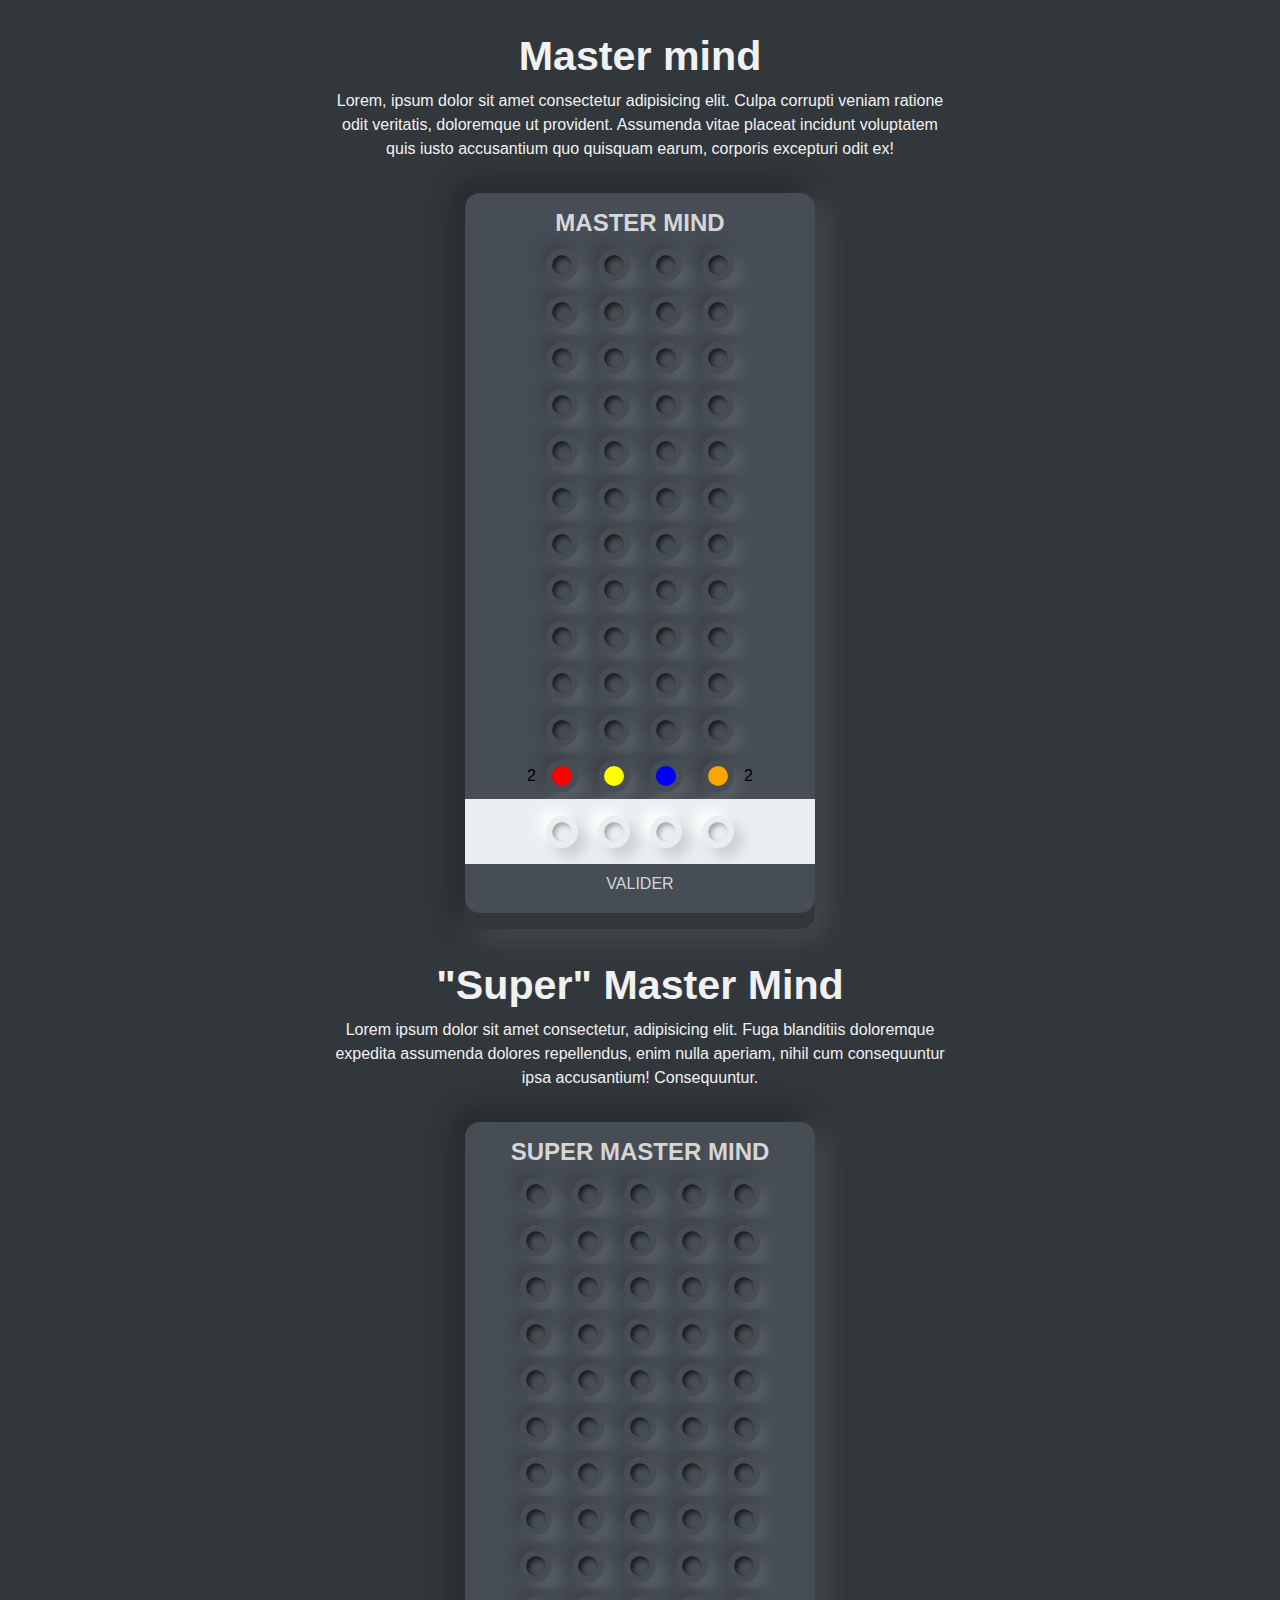
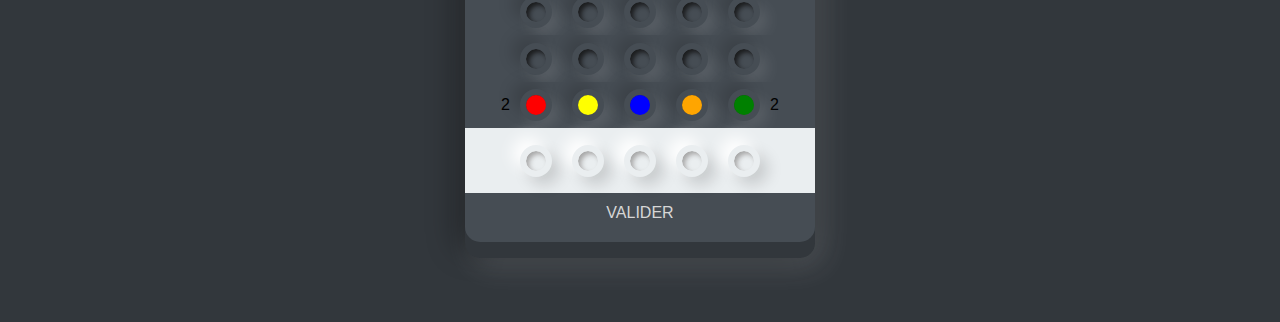
<file: mastermind/index.html>
<!DOCTYPE html>
<html lang="en">
  <head>
    <meta charset="UTF-8" />
    <meta http-equiv="X-UA-Compatible" content="IE=edge" />
    <meta name="viewport" content="width=device-width, initial-scale=1.0" />
    <title>Mastermind</title>
    <link rel="stylesheet" href="../style.css" />
    <link rel="stylesheet" href="style.css" />
    <script src="app.js" defer></script>
  </head>
  <body>
    <main class="main">
      <section class="container text-center">
        <h1 class="fs-1">Master mind</h1>
        <p class="description">
         Lorem, ipsum dolor sit amet consectetur adipisicing elit. Culpa corrupti veniam ratione odit veritatis, doloremque ut provident. Assumenda vitae placeat incidunt voluptatem quis iusto accusantium quo quisquam earum, corporis excepturi odit ex!
        </p>
        <div class="codificator">
          <!-- <div class="overlay"></div> -->
          <h2 class="head text-muted">MASTER MIND</h2>
          <div class="playground">
            <div id="secret">
                <span></span>
                <span></span>
                <span></span>
                <span></span>
            </div>
            <div class="egg">
              <span></span>
              <span></span>
              <span></span>
              <span></span>
            </div>
            <div class="egg">
              <span></span>
              <span></span>
              <span></span>
              <span></span>
            </div>
            <div class="egg">
              <span></span>
              <span></span>
              <span></span>
              <span></span>
            </div>
            <div class="egg">
              <span></span>
              <span></span>
              <span></span>
              <span></span>
            </div>
            <div class="egg">
              <span></span>
              <span></span>
              <span></span>
              <span></span>
            </div>
            <div class="egg">
              <span></span>
              <span></span>
              <span></span>
              <span></span>
            </div>
            <div class="egg">
              <span></span>
              <span></span>
              <span></span>
              <span></span>
            </div>
            <div class="egg">
              <span></span>
              <span></span>
              <span></span>
              <span></span>
            </div>
            <div class="egg">
              <span></span>
              <span></span>
              <span></span>
              <span></span>
            </div>
            <div class="egg">
              <span></span>
              <span></span>
              <span></span>
              <span></span>
            </div>
            <div class="egg">
              <span></span>
              <span></span>
              <span></span>
              <span></span>
            </div>
              <div class="egg">
                <div>2</div>
                <span style="--color: red"></span>
                <span style="--color: yellow"></span>
                <span style="--color: blue"></span>
                <span style="--color: orange"></span>
                <div>2</div>
              </div>
            <div id="decoder">
              <span></span>
              <span></span>
              <span></span>
              <span></span>
            </div>
          </div>
          <p class="foot text-muted">VALIDER</p>
        </div>
      </section>
      <section class="container text-center">
        <h1 class="fs-1">"Super" Master Mind</h1>
        <p class="description">
          Lorem ipsum dolor sit amet consectetur, adipisicing elit. Fuga blanditiis doloremque expedita assumenda dolores repellendus, enim nulla aperiam, nihil cum consequuntur ipsa accusantium! Consequuntur.
        </p>
        <div class="codificator">
          <!-- <div class="overlay"></div> -->
          <h2 class="head text-muted">SUPER MASTER MIND</h2>
          <div class="playground">
            <div id="secret">
                <span></span>
                <span></span>
                <span></span>
                <span></span>
                <span></span>
            </div>
            <div class="egg">
              <span></span>
              <span></span>
              <span></span>
              <span></span>
              <span></span>
            </div>
            <div class="egg">
              <span></span>
              <span></span>
              <span></span>
              <span></span>
              <span></span>
            </div>
            <div class="egg">
              <span></span>
              <span></span>
              <span></span>
              <span></span>
              <span></span>
            </div>
            <div class="egg">
              <span></span>
              <span></span>
              <span></span>
              <span></span>
              <span></span>
            </div>
            <div class="egg">
              <span></span>
              <span></span>
              <span></span>
              <span></span>
              <span></span>
            </div>
            <div class="egg">
              <span></span>
              <span></span>
              <span></span>
              <span></span>
              <span></span>
            </div>
            <div class="egg">
              <span></span>
              <span></span>
              <span></span>
              <span></span>
              <span></span>
            </div>
            <div class="egg">
              <span></span>
              <span></span>
              <span></span>
              <span></span>
              <span></span>
            </div>
            <div class="egg">
              <span></span>
              <span></span>
              <span></span>
              <span></span>
              <span></span>
            </div>
            <div class="egg">
              <span></span>
              <span></span>
              <span></span>
              <span></span>
              <span></span>
            </div>
            <div class="egg">
              <span></span>
              <span></span>
              <span></span>
              <span></span>
              <span></span>
            </div>
              <div class="egg">
                <div>2</div>
                <span style="--color: red"></span>
                <span style="--color: yellow"></span>
                <span style="--color: blue"></span>
                <span style="--color: orange"></span>
                <span style="--color: green"></span>
                <div>2</div>
              </div>
            <div id="decoder">
              <span></span>
              <span></span>
              <span></span>
              <span></span>
              <span></span>
            </div>
          </div>
          <p class="foot text-muted">VALIDER</p>
        </div>
      </section>
    </main>
  </body>
</html>
</file>
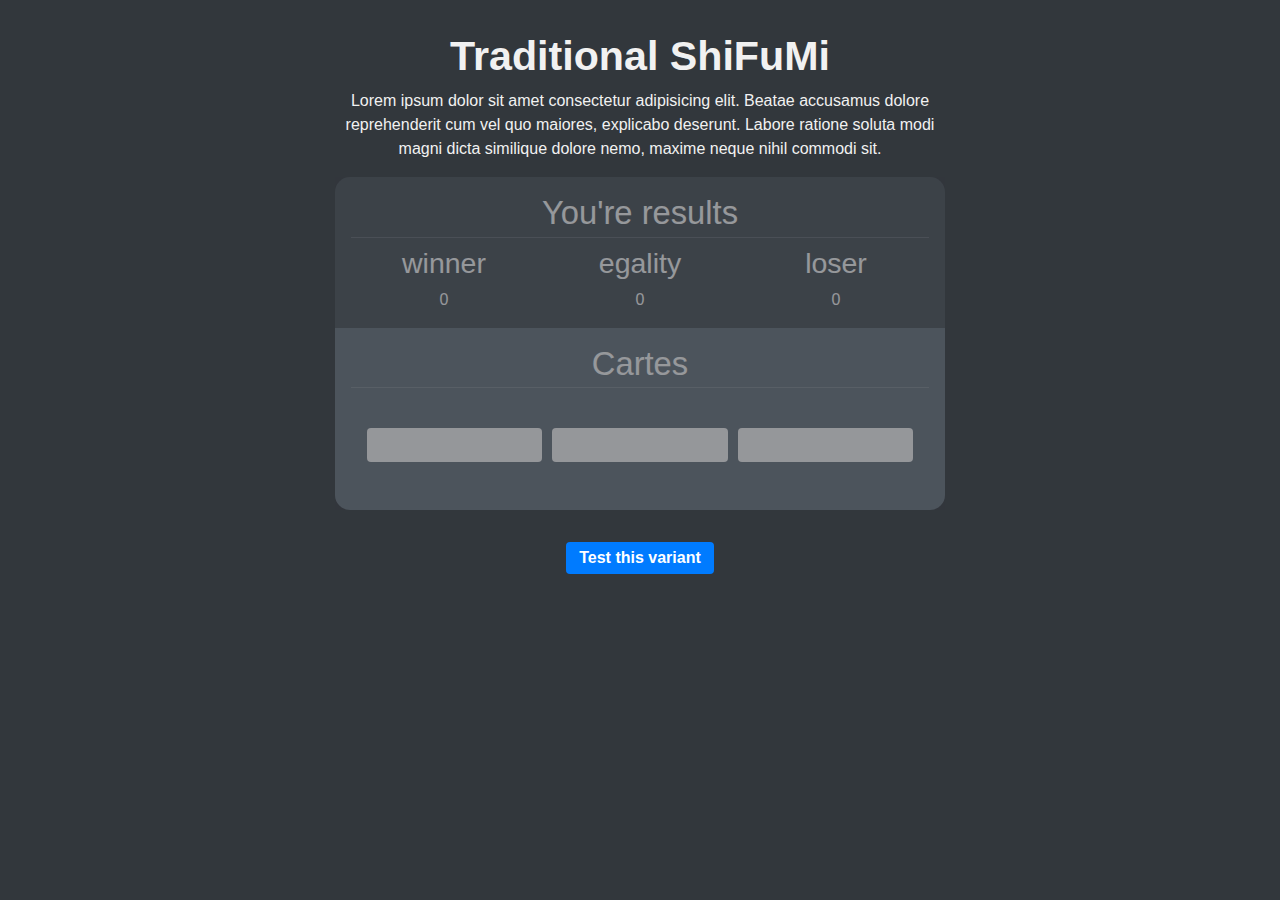
<file: shifumi/index.html>
<!DOCTYPE html>
<html lang="en">
  <head>
    <meta charset="UTF-8" />
    <meta http-equiv="X-UA-Compatible" content="IE=edge" />
    <meta name="viewport" content="width=device-width, initial-scale=1.0" />
    <title>ShiFuMi</title>
    <link
      rel="stylesheet"
      href="https://site-assets.fontawesome.com/releases/v6.2.0/css/all.css"
    />
    <link rel="stylesheet" href="../style.css" />
    <link rel="stylesheet" href="style.css" />
    <script src="app.js" defer></script>
  </head>
  <body>
    <main class="main">
      <section class="container text-center">
        <h1 class="fs-1">Traditional ShiFuMi</h1>
        <p class="description">
          Lorem ipsum dolor sit amet consectetur adipisicing elit. Beatae
          accusamus dolore reprehenderit cum vel quo maiores, explicabo
          deserunt. Labore ratione soluta modi magni dicta similique dolore
          nemo, maxime neque nihil commodi sit.
        </p>
        <div id="traditional" class="traditional game">
          <div class="overlay"></div>
          <div id="scores" class="scores">
            <h2 class="fs-2 border-bottom">You're results</h2>
            <div class="score-group">
              <div class="score-item">
                <h3 class="fs-3">winner</h3>
                <div class="win-item">0</div>
              </div>
              <div class="score-item">
                <h3 class="fs-3">egality</h3>
                <div class="egality-item">0</div>
              </div>
              <div class="score-item">
                <h3 class="fs-3">loser</h3>
                <div class="lose-item">0</div>
              </div>
            </div>
          </div>
          <div id="cards" class="cards">
            <h2 class="fs-2 border-bottom">Cartes</h2>
            <div class="card-group">
              <button id="shi" type="button" class="card-item">
                <i class="fa-regular fa-hand-back-fist"></i>
              </button>
              <button id="fu" type="button" class="card-item">
                <i class="fa-regular fa-hand"></i>
              </button>
              <button id="mi" type="button" class="card-item">
                <i class="fa-regular fa-hand-scissors"></i>
              </button>
            </div>
          </div>
        </div>
        <button
          type="button"
          class="btn btn-play"
          onclick="startTraditionalGame()"
        >
          Test this variant
        </button>
        <div id="rounds" class="rounds">
          <ul class="round-group"></ul>
        </div>
      </section>
    </main>
  </body>
</html>
</file>
<file: style.css>
*,
::after,
::before {
    box-sizing: border-box;
    margin: 0;
    padding: 0;
}

html {
    font-family: Arial, Helvetica, sans-serif;
}

body {
    background-color: #32373c;
    color: #f1f1f1;
    font-size: 1rem;
    line-height: 1.5;
}

p {
    margin-top: 0;
    margin-bottom: 1rem;
}

.fs-1,
.fs-2,
.fs-3 {
    margin-top: 0;
    margin-bottom: 0.5rem;
    line-height: 1.2;
}

.fs-1 {
    font-size: calc(1.375rem + 1.5vw);
    font-weight: 700;
}

.fs-2 {
    font-size: calc(1.325rem + .9vw);
    font-weight: 500;
}

.fs-3 {
    font-size: calc(1.3rem + .6vw);
    font-weight: 300;
}

.main {
    padding: 2rem 0;
}

.container {
    width: 100%;
    padding: 0 15px;
    margin: 0 auto;
}

.link {
    display: block;
    text-decoration: none;
    color: #f1f1f1;

}

.text-center {
    text-align: center;
}

.fw-bold {
    font-weight: bold;
}

.text-muted {
    color: #d6d6d6;
}

.jumbotron {
    max-width: 40rem;
    padding: 2rem 1rem;
    margin-bottom: 0;
    background-color: #464d54;
}

.lead {
    font-size: 1rem;
    font-weight: 300;
}

.card-group {
    max-width: 40rem;
    padding: 2rem 1rem;
}

.card-group-item {
    padding: 1rem;
    margin-bottom: 1rem;
    border-radius: 0.25rem;
    background-color: #087990;
    box-shadow: 0 .125rem .25rem rgba(255, 255, 255, .075);
    transition: 200ms ease-in-out;
}

.card-group-item:hover {
    transform: translate3d(0, -5px, 0);
    box-shadow: 0 .5rem 1rem rgba(255, 255, 255, .15);
}
</file>
<file: mastermind/style.css>
@import url('https://fonts.googleapis.com/css2?family=Noto+Sans+Runic&display=swap');

.container {
    max-width: 40rem;
}

.codificator {
    max-width: 350px;
    width: 100%;
    min-height: 644px;
    height: 100%;
    margin: 2em auto;
    color: black;
    border-radius: 15px;
    box-shadow: -8px -8px 30px rgb(0 0 0 / 40%),
    8px 8px 30px rgb(255 255 255 / 15%);

    display: flex;
    flex-direction: column;
}

.head, .foot {
    width: 100%;
    height: calc((650px / 16) * 1.2);
    background-color: #464d54;
    padding: .5em 0;
}

.playground {
    display: flex;
    flex-direction: column;
}

#decoder, #secret, .egg {
    height: calc((650px / 15) * 1.5);
    position: relative;
    display: flex;
    justify-content: center;
    align-items: center;

    background-color:#eaeef0;
}

.egg {
    height: calc((650px / 14) * 1);
    background-color:#464d54;
}

#decoder span,
#secret span {
    background-color: #eaeef0;
    border: 6px solid #eaeef0;
    box-shadow: -8px -8px 15px rgb(255 255 255 / 95%),
    8px 8px 15px rgb(0 0 0 / 15%),
    inset 3px 3px 5px rgb(0 0 0 / 35%),
    inset 3px 3px 5px rgb(255 255 255 / 95%);
}

.egg span {
    background-color: #464d54;
    border: 6px solid #464d54;
    box-shadow: -8px -8px 15px rgb(0 0 0 / 15%),
    8px 8px 15px rgb(255 255 255 / 10%),
    inset 3px 3px 5px rgb(255 255 255 / 5%),
    inset 3px 3px 5px rgb(0 0 0 / 80%);
}

span {
    position: relative;
    width: 2em;
    height: 2em;
    margin: 0 10px;
    border-radius: 50%;
}

.egg span::before {
    content: '';
    position: absolute;
    top: 0;
    left: 0;
    width: 100%;
    height: 100%;
    background-color: var(--color);
    border-radius: 50%;
}

.head {
    border-top-left-radius: 15px;
    border-top-right-radius: 15px;
}

.foot {
    border-bottom-left-radius: 15px;
    border-bottom-right-radius: 15px;
}

.playground {
    flex: 1;
}

#secret {
    display: none;
}
</file>
<file: shifumi/style.css>
.container {
    max-width: 40rem;
}

.border-bottom {
    padding-bottom: .25rem;
    border-bottom: 1px solid rgba(255, 255, 255, 15%);
}

.overlay {
    content: '';
    position: absolute;
    top: 0;
    right: 0;
    bottom: 0;
    left: 0;
    z-index: 10;
    background-color: #32373c7a;
}

.traditional {
    position: relative;
    width: 100%;
    height: 100%;
    border-radius: 0.25rem;
    margin-bottom: 1rem;
}

.scores,
.cards {
    padding: 1rem;
}

.scores {
    background-color: #464d54;
    border-top-left-radius: 15px;
    border-top-right-radius: 15px;
}

.cards {
    background-color: #65707a;
    border-bottom-left-radius: 15px;
    border-bottom-right-radius: 15px;
}

.score-group,
.card-group {
    display: grid;
    grid-template-columns: repeat(3, 1fr);
    gap: 10px;
    margin: 0 auto;
}

.card-item {
    border: 1px solid transparent;
    border-radius: 0.25rem;
    display: flex;
    justify-content: center;
    align-items: center;
    font-size: 2rem;
    cursor: pointer;
    transition: 300ms ease-in-out;
}

.card-item>i {
    padding: 1rem;
    font-size: 4rem;
    color: inherit;
}

.card-item:hover {
    color: #bcbcbc;
    background-color: #efefef;
    border: #bcbcbc;
}

.btn-play:not(:disabled):not(.disabled) {
    padding: 0.375rem 0.75rem;
    margin: 1rem auto;
    font-size: 1rem;
    font-weight: bold;
    color: #fff;
    background-color: #007bff;
    border: 1px solid transparent;
    border-radius: 0.25rem;
    transition: color .15s ease-in-out, background-color .15s ease-in-out, border-color .15s ease-in-out, box-shadow .15s ease-in-out;
    cursor: pointer;
}

.btn-play:hover:not(:disabled):not(.disabled) {
    color: #fff;
    background-color: #0069d9;
    border-color: #0062cc;
}

.btn {
    padding: 0.375rem 0.75rem;
    margin: 1rem auto;
    font-size: 1rem;
    font-weight: bold;
    color: #d3d3d3;
    background-color: #65707a;
    border: 1px solid transparent;
    border-radius: 0.25rem;
}

.round-group {
    margin: 1rem 0;
    list-style-type: none;
    text-align: left;
}

.round>.stong {
    font-weight: bolder;
}
</file>
